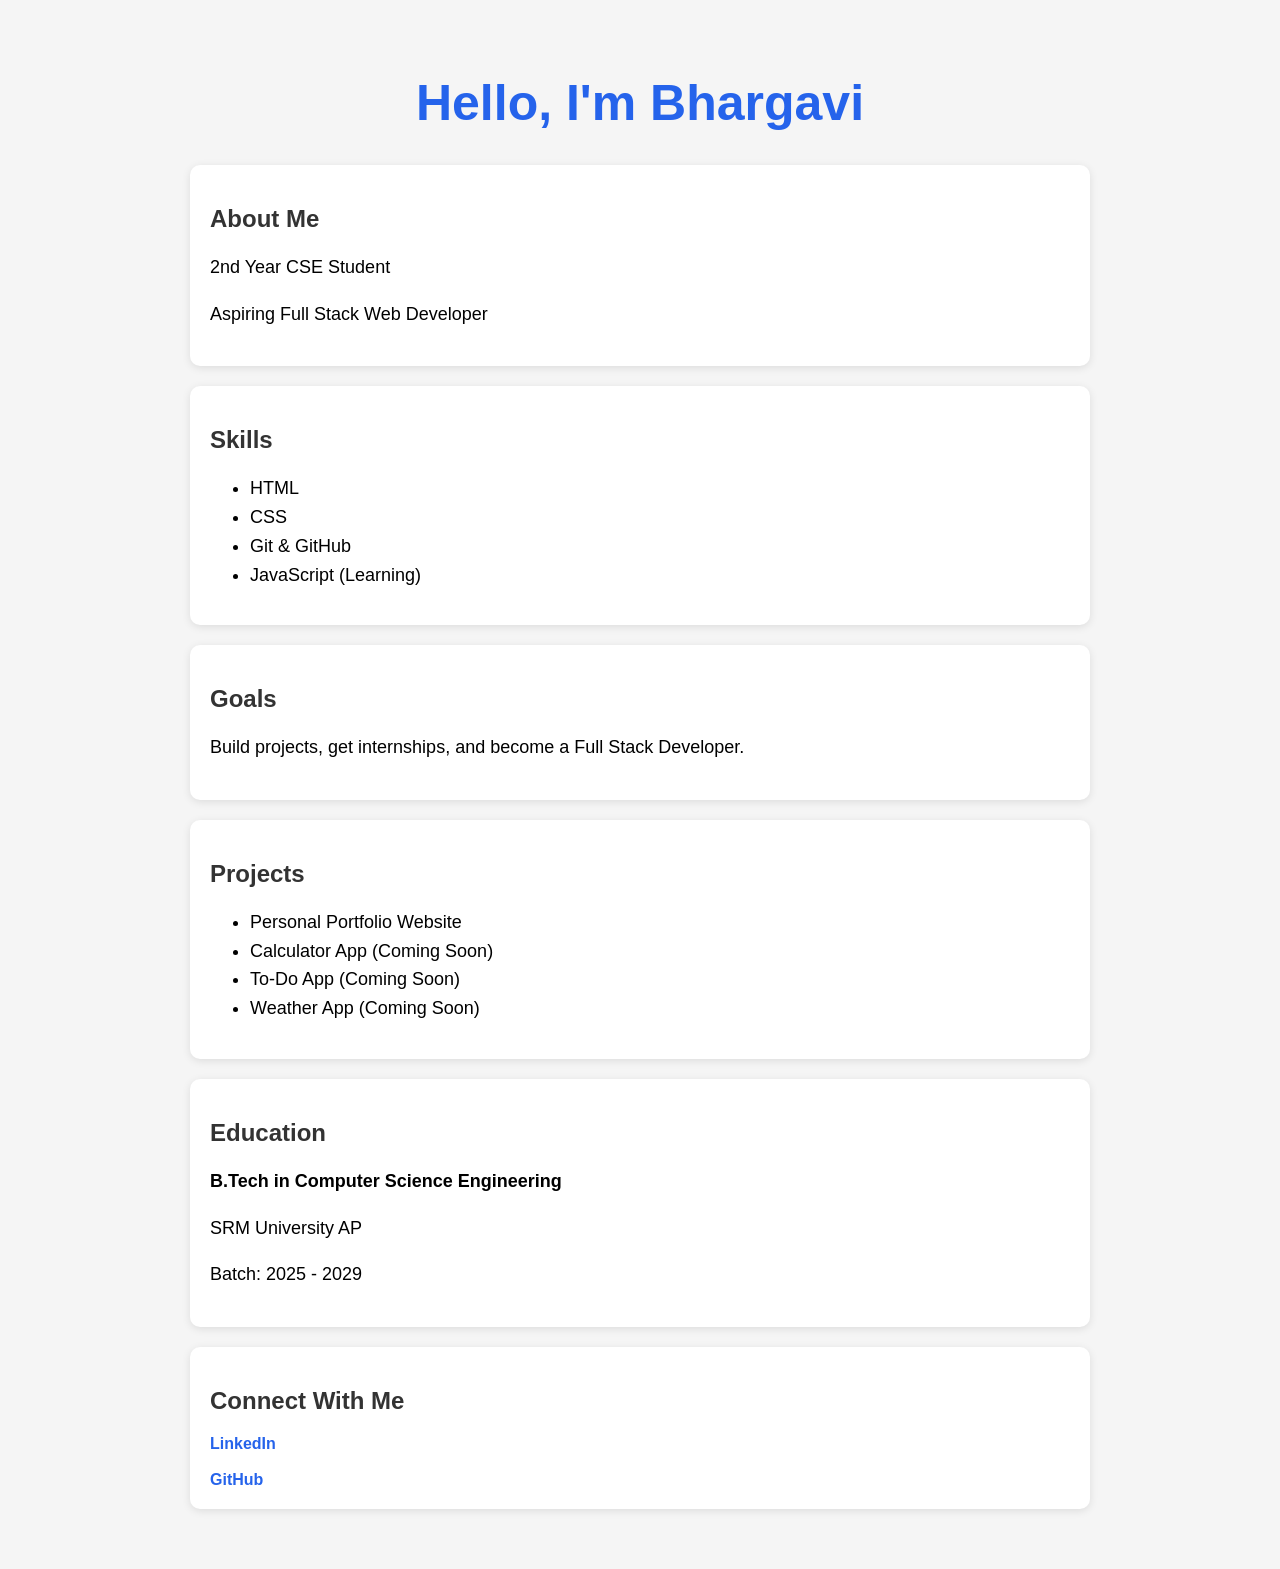
<file: index.html>
<!DOCTYPE html>
<html>
<head>
    <title>Bhargavi's Portfolio</title>
    <link rel="stylesheet" href="style.css">
</head>

<body>

    <h1>Hello, I'm Bhargavi</h1>

    <section>
        <h2>About Me</h2>
        <p>2nd Year CSE Student</p>
        <p>Aspiring Full Stack Web Developer</p>
    </section>

    <section>
        <h2>Skills</h2>
        <ul>
            <li>HTML</li>
            <li>CSS</li>
            <li>Git & GitHub</li>
            <li>JavaScript (Learning)</li>
        </ul>
    </section>

    <section>
        <h2>Goals</h2>
        <p>Build projects, get internships, and become a Full Stack Developer.</p>
    </section>

    <section>
        <h2>Projects</h2>
        <ul>
            <li>Personal Portfolio Website</li>
            <li>Calculator App (Coming Soon)</li>
            <li>To-Do App (Coming Soon)</li>
            <li>Weather App (Coming Soon)</li>
        </ul>
    </section>

    <section>
        <h2>Education</h2>
        <p><strong>B.Tech in Computer Science Engineering</strong></p>
        <p>SRM University AP</p>
        <p>Batch: 2025 - 2029</p>
    </section>

    <section>
        <h2>Connect With Me</h2>

        <a href="https://www.linkedin.com/" target="_blank">
            LinkedIn
        </a>

        <br><br>

        <a href="https://github.com/sowjanyabhargavi5" target="_blank">
            GitHub
        </a>

    </section>

</body>
</html>
</file>
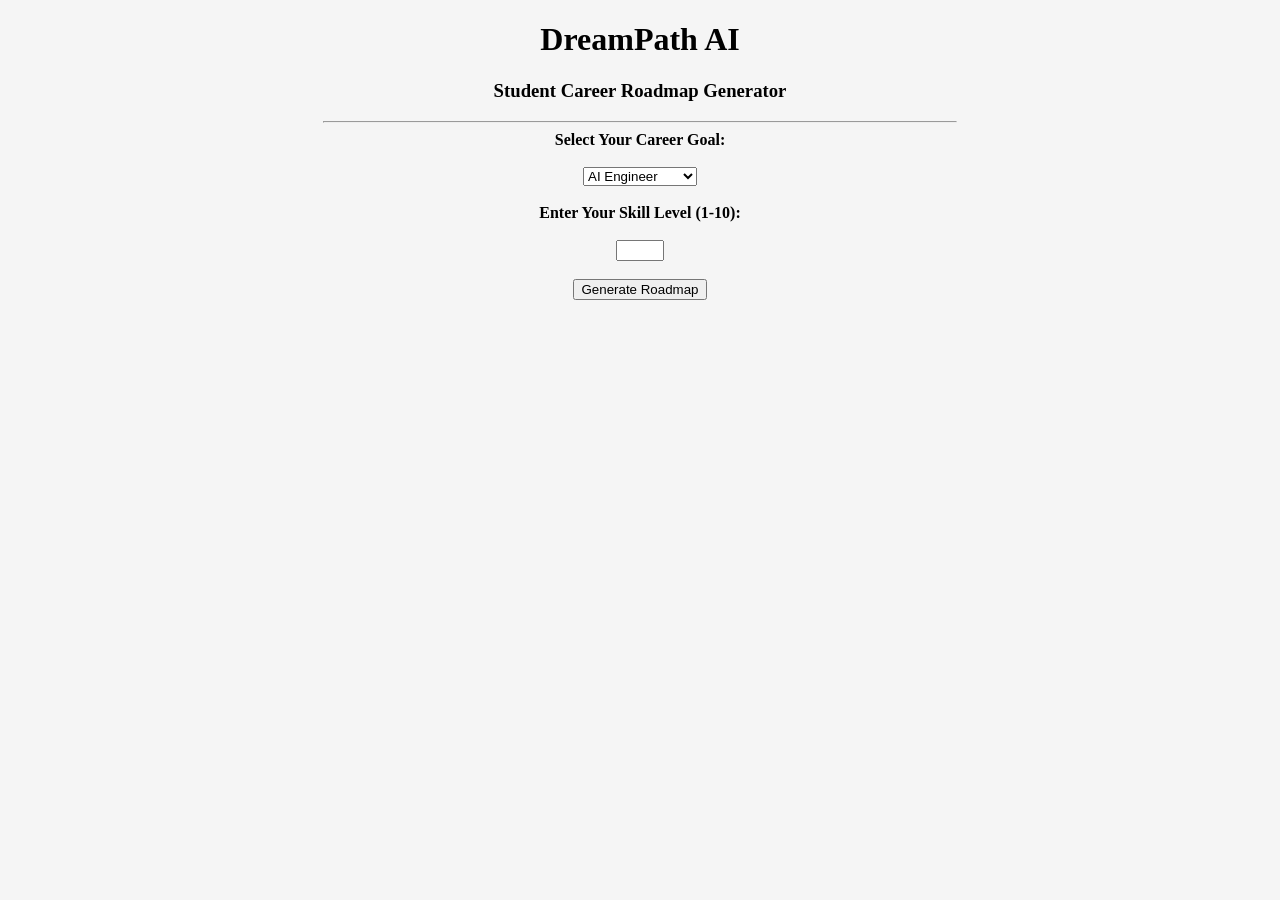
<file: Project/Index.html>
<!DOCTYPE html>
<html>
<head>
    <title>DreamPath AI</title>
</head>

<body bgcolor="#f5f5f5">

<center>

<h1>DreamPath AI</h1>
<h3>Student Career Roadmap Generator</h3>

<hr width="50%">

<form>

<label><b>Select Your Career Goal:</b></label>

<br><br>

<select id="career">

<option>AI Engineer</option>
<option>Web Developer</option>
<option>Data Scientist</option>
<option>Cyber Security</option>
<option>App Developer</option>

</select>

<br><br>

<label><b>Enter Your Skill Level (1-10):</b></label>

<br><br>

<input type="number" id="skill" min="1" max="10">

<br><br>

<button type="button" onclick="generateRoadmap()">
Generate Roadmap
</button>

</form>

<br>

<div id="result"></div>

</center>

<script>

function generateRoadmap(){

let career =
document.getElementById("career").value;

let skill =
document.getElementById("skill").value;

let roadmap = "";

if(career=="AI Engineer"){

roadmap =
"<h2>AI Engineer Roadmap</h2>" +
"<ol>" +
"<li>Learn Python</li>" +
"<li>Learn Data Structures</li>" +
"<li>Learn Machine Learning</li>" +
"<li>Build AI Projects</li>" +
"<li>Learn Deep Learning</li>" +
"<li>Create Portfolio</li>" +
"</ol>";

}

else if(career=="Web Developer"){

roadmap =
"<h2>Web Developer Roadmap</h2>" +
"<ol>" +
"<li>HTML</li>" +
"<li>CSS</li>" +
"<li>JavaScript</li>" +
"<li>React</li>" +
"<li>Backend Development</li>" +
"<li>Deploy Projects</li>" +
"</ol>";

}

else if(career=="Data Scientist"){

roadmap =
"<h2>Data Scientist Roadmap</h2>" +
"<ol>" +
"<li>Python</li>" +
"<li>Statistics</li>" +
"<li>Pandas</li>" +
"<li>Data Visualization</li>" +
"<li>Machine Learning</li>" +
"<li>Projects</li>" +
"</ol>";

}

else if(career=="Cyber Security"){

roadmap =
"<h2>Cyber Security Roadmap</h2>" +
"<ol>" +
"<li>Networking</li>" +
"<li>Linux</li>" +
"<li>Ethical Hacking</li>" +
"<li>Web Security</li>" +
"<li>CTF Practice</li>" +
"<li>Security Projects</li>" +
"</ol>";

}

else{

roadmap =
"<h2>App Developer Roadmap</h2>" +
"<ol>" +
"<li>Java/Kotlin</li>" +
"<li>Android Development</li>" +
"<li>Firebase</li>" +
"<li>API Integration</li>" +
"<li>Testing</li>" +
"<li>Publish App</li>" +
"</ol>";

}

let score = skill * 10;

document.getElementById("result").innerHTML =
roadmap +
"<h3>Career Readiness Score: " +
score +
"%</h3>";

}

</script>

</body>
</html>
</file>
<file: style.css>
body{
    font-family: Arial, sans-serif;
    background-color:#f5f5f5;
    max-width:900px;
    margin:auto;
    padding:40px;
}

h1{
    color:#2563eb;
    text-align:center;
    font-size:50px;
}

h2{
    color:#333;
}

p,li{
    font-size:18px;
    line-height:1.6;
}

section{
    background:white;
    padding:20px;
    margin:20px 0;
    border-radius:10px;
    box-shadow:0 2px 8px rgba(0,0,0,0.1);
}

a{
    color:#2563eb;
    text-decoration:none;
    font-weight:bold;
}

a:hover{
    text-decoration:underline;
}
</file>
